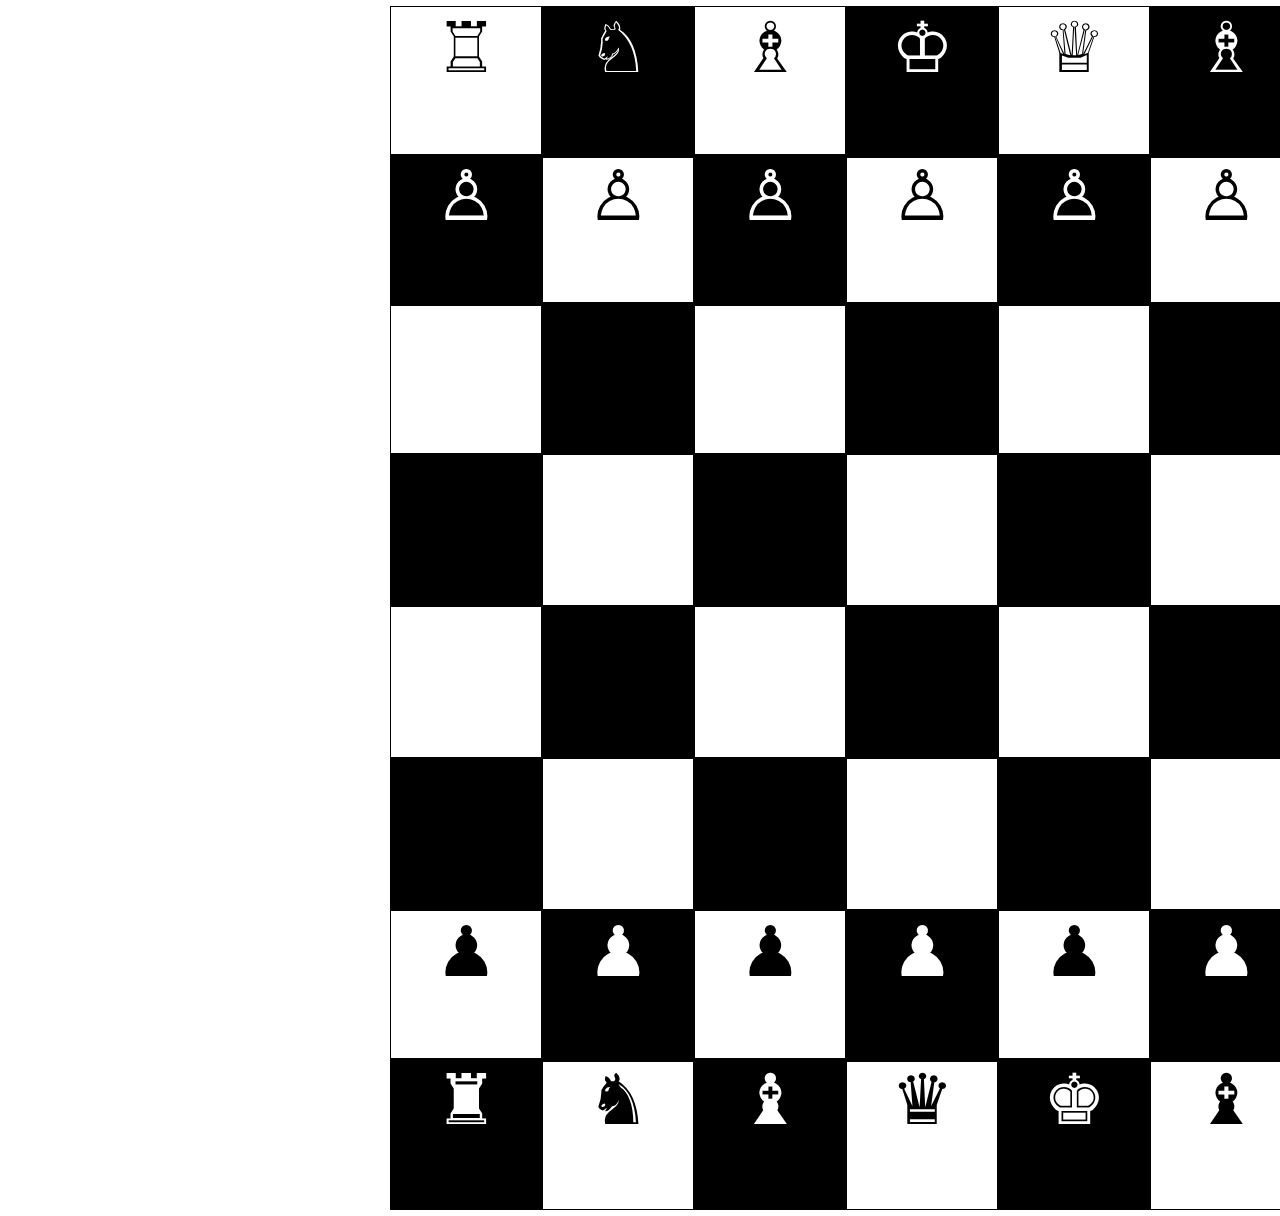
<file: chess board/chess.html>
<!DOCTYPE html>
<html lang="en">
<head>
    <meta charset="UTF-8">
    <meta name="viewport" content="width=device-width, initial-scale=1.0">
    <title>CHESS BOARD</title>
    <style>
        body{
            position: relative;
            left:30%;
    
        }
        .box{
            width: 150px;
            height: 150px;
            border: 1px solid black;
            display: inline-block;
            margin: -2px;
            text-align: center;
            font-size: 70px;

        }
        .box:hover{
            color: aqua;
            transform: scale(1.03);

        }

        .black{
            background-color: black;
            color: white;
        }
    </style>
    
</head>
<body>
    <div>
        <div class="box">&#9814</div>
        <div class="box black">&#9816</div>
        <div class="box">&#9815</div>
        <div class="box black">&#9812</div>
        <div class="box">&#9813</div>
        <div class="box black">&#9815</div>
        <div class="box">&#9816</div>
        <div class="box black">&#9814</div>
    </div>

    <div>
        
        <div class="box black">&#9817</div>
        <div class="box">&#9817</div>
        <div class="box black">&#9817</div>
        <div class="box">&#9817</div>
        <div class="box black">&#9817</div>
        <div class="box">&#9817</div>
        <div class="box black">&#9817</div>
        <div class="box">&#9817</div>
    </div>

    <div>
        <div class="box"></div>
        <div class="box black"></div>
        <div class="box"></div>
        <div class="box black"></div>
        <div class="box"></div>
        <div class="box black"></div>
        <div class="box"></div>
        <div class="box black"></div>
    </div>

    <div>
        
        <div class="box black"></div>
        <div class="box"></div>
        <div class="box black"></div>
        <div class="box"></div>
        <div class="box black"></div>
        <div class="box"></div>
        <div class="box black"></div>
        <div class="box"></div>
    </div>

    <div>
        <div class="box"></div>
        <div class="box black"></div>
        <div class="box"></div>
        <div class="box black"></div>
        <div class="box"></div>
        <div class="box black"></div>
        <div class="box"></div>
        <div class="box black"></div>
    </div>

    <div>
        
        <div class="box black"></div>
        <div class="box"></div>
        <div class="box black"></div>
        <div class="box"></div>
        <div class="box black"></div>
        <div class="box"></div>
        <div class="box black"></div>
        <div class="box"></div>
    </div>

    <div>
        <div class="box">&#9823</div>
        <div class="box black">&#9823</div>
        <div class="box">&#9823</div>
        <div class="box black">&#9823</div>
        <div class="box">&#9823</div>
        <div class="box black">&#9823</div>
        <div class="box">&#9823</div>
        <div class="box black">&#9823</div>
    </div>

    <div>
        
        <div class="box black">&#9820</div>
        <div class="box">&#9822</div>
        <div class="box black">&#9821</div>
        <div class="box">&#9819</div>
        <div class="box black">&#9818</div>
        <div class="box">&#9821</div>
        <div class="box black">&#9822</div>
        <div class="box">&#9820</div>
    </div>


    
</body>
</html>
</file>
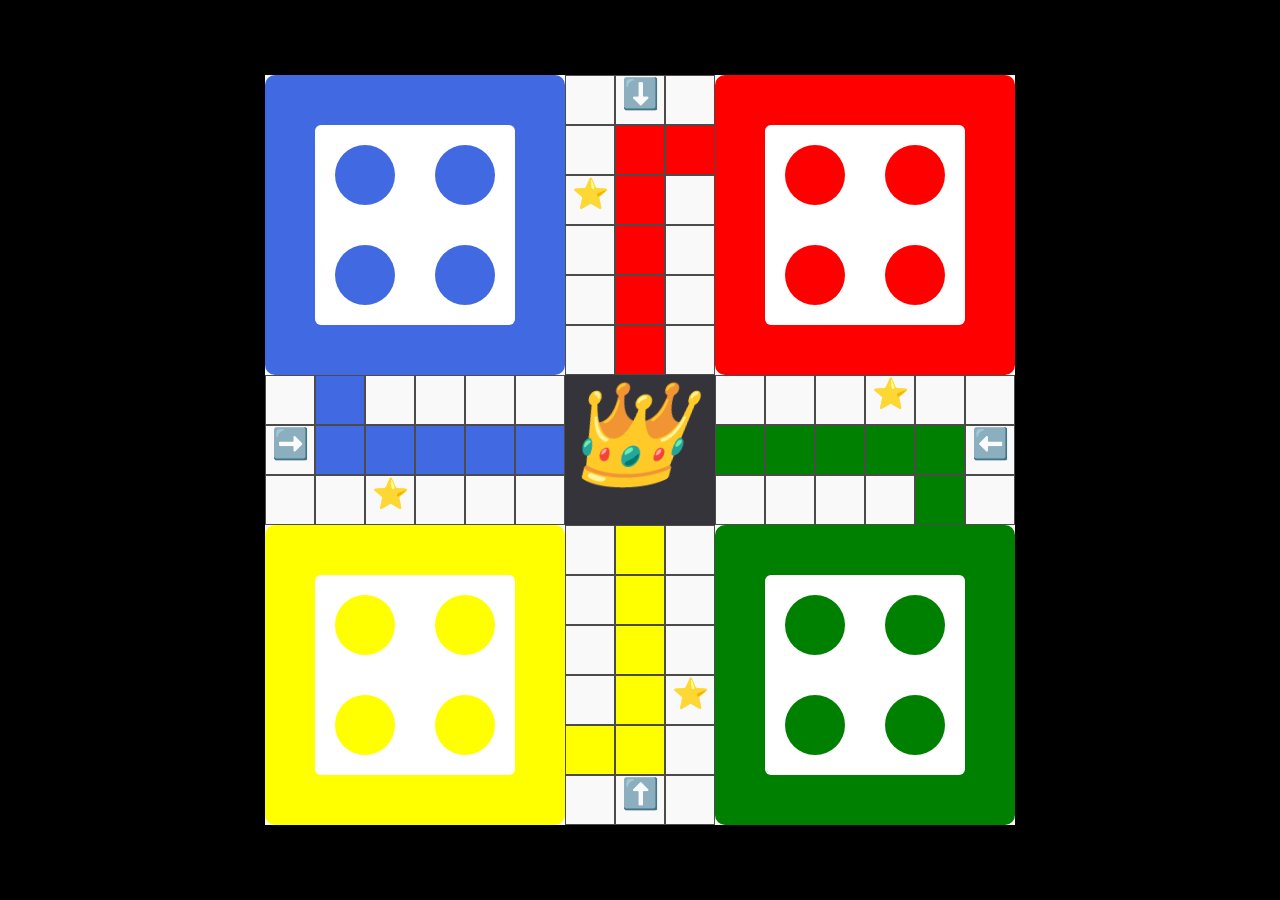
<file: ludo/html.html>
<!DOCTYPE html>
<html lang="en">
<head>
    <meta charset="UTF-8">
    <meta http-equiv="X-UA-Compatible" content="IE=edge">
    <meta name="viewport" content="width=device-width, initial-scale=1.0">
    <title>Ludo game design</title>
    <link rel="stylesheet" href="style.css">
</head>
<body>
    <div class="ludo">
        <div class="blue">
            <div class="box">
                <div class="insidebox blueBackground"></div>
                <div class="insidebox blueBackground"></div>
                <div class="insidebox blueBackground"></div>
                <div class="insidebox blueBackground"></div>
            </div>
        </div>
        
        <div class="squareContainer">
            <div class="left">
                <div class="square "></div>
                <div class="square"></div>
                <div class="square star">⭐</div>
                <div class="square"></div>
                <div class="square"></div>
                <div class="square"></div>
            </div>
            <div class="middle">
                <div class="square arrow-down">⬇️</div>
                <div class="square redBackground"></div>
                <div class="square redBackground"></div>
                <div class="square redBackground"></div>
                <div class="square redBackground"></div>
                <div class="square redBackground"></div>
            </div>
            <div class="right">
                <div class="square"></div>
                <div class="square redBackground"></div>
                <div class="square"></div>
                <div class="square"></div>
                <div class="square"></div>
                <div class="square"></div>
            </div>
            
        </div>

        <div class="red">
            <div class="box">
                <div class="insidebox redBackground"></div>
                <div class="insidebox redBackground"></div>
                <div class="insidebox redBackground"></div>
                <div class="insidebox redBackground"></div>
            </div>
        </div>
        
        <div class="row">
            <div class="Rowleft">
                <div class="row1">
                    <div class="square"></div>
                    <div class="square blueBackground"></div>
                    <div class="square"></div>
                    <div class="square"></div>
                    <div class="square"></div>
                    <div class="square"></div>
                </div>
                <div class="row1">
                    <div class="square arrow-right">➡️</div>
                    <div class="square blueBackground"></div>
                    <div class="square blueBackground"></div>
                    <div class="square blueBackground"></div>
                    <div class="square blueBackground"></div>
                    <div class="square blueBackground"></div>
                </div>
                <div class="row1">
                    <div class="square"></div>
                    <div class="square"></div>
                    <div class="square star">⭐</div>
                    <div class="square"></div>
                    <div class="square"></div>
                    <div class="square"></div>
                </div>
            </div>
            



            <div class="rowright">
                <div class="row1">
                    <div class="square"></div>
                    <div class="square"></div>
                    <div class="square"></div>
                    <div class="square star">⭐</div>
                    <div class="square"></div>
                    <div class="square"></div>
                </div>
                <div class="row1">
                    <div class="square greenBackground"></div>
                    <div class="square greenBackground"></div>
                    <div class="square greenBackground"></div>
                    <div class="square greenBackground"></div>
                    <div class="square greenBackground"></div>
                    <div class="square arrow-left">⬅️</div>
                </div>
                <div class="row1">
                    <div class="square"></div>
                    <div class="square "></div>
                    <div class="square"></div>
                    <div class="square"></div>
                    <div class="square greenBackground"></div>
                    <div class="square"></div>
                </div>
            </div>
        </div>










       <div class="yellow">
            <div class="box">
                <div class="insidebox yellowBackground"></div>
                <div class="insidebox yellowBackground"></div>
                <div class="insidebox yellowBackground"></div>
                <div class="insidebox yellowBackground"></div>
            </div>
        </div>

        <div class="squareContainer">
            <div class="left">
                <div class="square"></div>
                <div class="square"></div>
                <div class="square"></div>
                <div class="square"></div>
                <div class="square yellowBackground"></div>
                <div class="square"></div>
            </div>
            <div class="middle">
                <div class="square yellowBackground"></div>
                <div class="square yellowBackground"></div>
                <div class="square yellowBackground"></div>
                <div class="square yellowBackground"></div>
                <div class="square yellowBackground"></div>
                <div class="square arrow-up">⬆️</div>
            </div>
            <div class="right">
                <div class="square"></div>
                <div class="square "></div>
                <div class="square"></div>
                <div class="square star">⭐</div>
                <div class="square"></div>
                <div class="square"></div>
            </div>
            
        </div>

        <div class="green">
            <div class="box">
                <div class="insidebox greenBackground"></div>
                <div class="insidebox greenBackground"></div>
                <div class="insidebox greenBackground"></div>
                <div class="insidebox greenBackground"></div>
            </div>
        </div>
    </div>


<div class="ludoCenter">
    <i class="crown">👑</i>
</div>
   
</body>
</html>
</file>
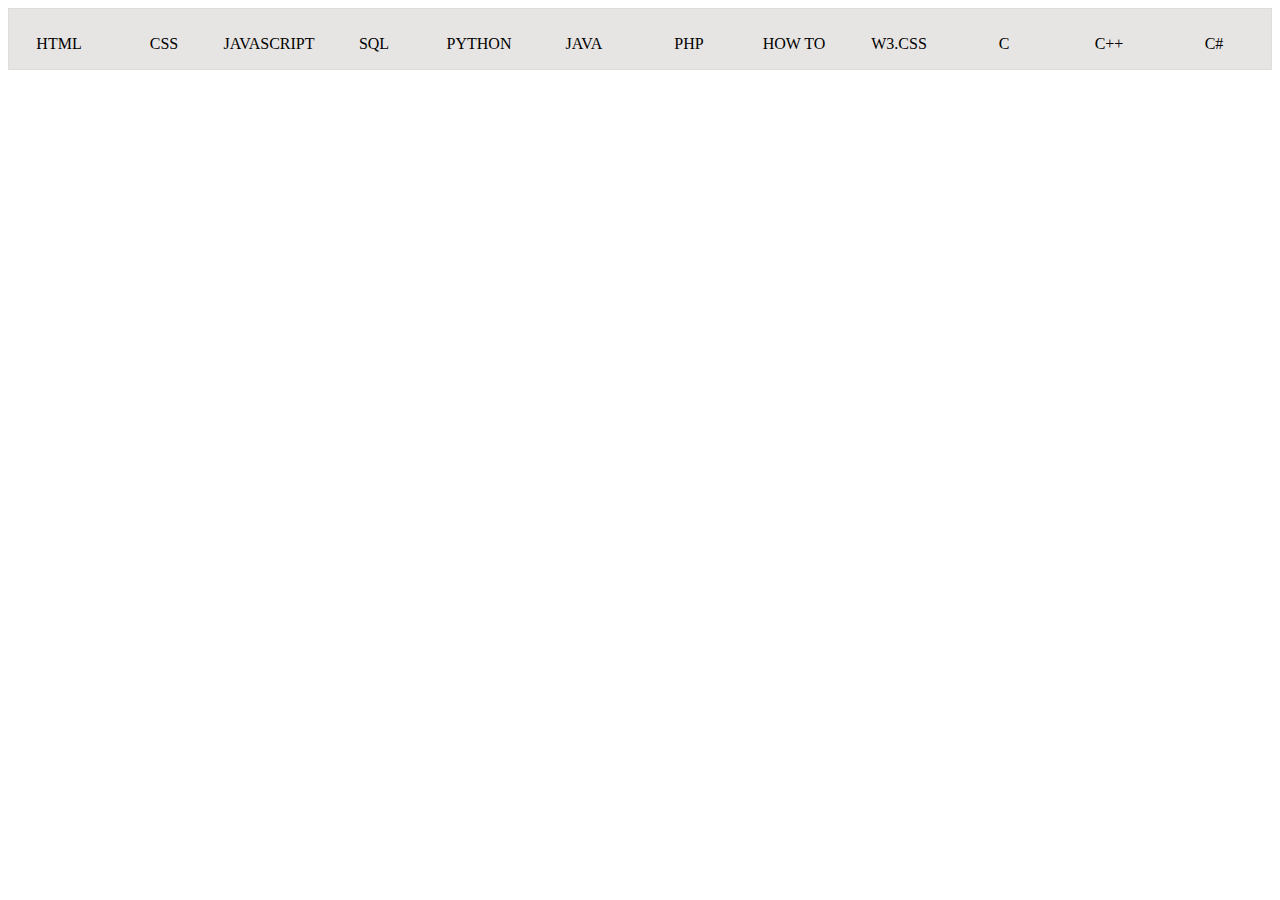
<file: navbar/navbar.html>
<!DOCTYPE html>
<html lang="en">
<head>
    <meta charset="UTF-8">
    <meta name="viewport" content="width=device-width, initial-scale=1.0">
    <title>Document</title>
    <style>
        .scrollbar{
            max-height:100px;
            border: 1px solid #ddd;
            display: flex;
            overflow-x: auto;
            background-color: rgb(231, 229, 227);
        }
        
        .scrollbar::-webkit-scrollbar{
            width: 0;
        }
        .scrollbar:hover{
            background-color: silver;
            
        }
        .ga-nav:hover{
            color: aqua;
            background-color: rgb(202, 25, 208);
            text-shadow: 1px;
        }
        .ga-nav{
            position: relative;
            top: 10px;
            text-decoration: none;
            color: black;
            font-family:;
            
        }
        .scrollbar .ga-nav{
            min-width:100px;
            height:60px;
            line-height:50px;
            text-align: center;
            /* background-color: #c22929; */
            margin-right:5px;
        }
        

    </style>
</head>
<body>
    <div class="scrollbar">
        <a href="https://www.w3schools.com/html/default.asp" class="ga-nav subtopnav_firstitem" title="HTML Tutorial">HTML</a>
        <a href="https://www.w3schools.com/css/default.asp" class="ga-nav" title="CSS Tutorial">CSS</a>
        <a href="https://www.w3schools.com/js/default.asp" class="ga-nav" title="JavaScript Tutorial">JAVASCRIPT</a>
        <a href="https://www.w3schools.com/sql/default.asp" class="ga-nav" title="SQL Tutorial">SQL</a>
        <a href="https://www.w3schools.com/python/default.asp" class="ga-nav" title="Python Tutorial">PYTHON</a>
        <a href="https://www.w3schools.com/java/default.asp" class="ga-nav" title="Java Tutorial">JAVA</a>
        <a href="https://www.w3schools.com/php/default.asp" class="ga-nav" title="PHP Tutorial">PHP</a>
        <a href="https://www.w3schools.com/howto/default.asp" class="ga-nav" title="How to">HOW TO</a>
        <a href="https://www.w3schools.com/w3css/default.asp" class="ga-nav" title="W3.CSS Tutorial">W3.CSS</a>
        <a href="https://www.w3schools.com/c/index.php" class="ga-nav" title="C Tutorial">C</a>
        <a href="https://www.w3schools.com/cpp/default.asp" class="ga-nav" title="C++ Tutorial">C++</a>
        <a href="https://www.w3schools.com/cs/index.php" class="ga-nav" title="C# Tutorial">C#</a>
        <a href="https://www.w3schools.com/bootstrap/bootstrap_ver.asp" class="ga-nav" title="Bootstrap Tutorial">BOOTSTRAP</a>
        <a href="https://www.w3schools.com/react/default.asp" class="ga-nav" title="React Tutorial">REACT</a>
        <a href="https://www.w3schools.com/mysql/default.asp" class="ga-nav" title="MySQL Tutorial">MYSQL</a>
        <a href="https://www.w3schools.com/jquery/default.asp" class="ga-nav" title="JQuery Tutorial">JQUERY</a>
        <a href="https://www.w3schools.com/excel/index.php" class="ga-nav" title="Excel Tutorial">EXCEL</a>
        <a href="https://www.w3schools.com/xml/default.asp" class="ga-nav" title="XML Tutorial">XML</a>
        <a href="https://www.w3schools.com/django/index.php" class="ga-nav" title="Django Tutorial">DJANGO</a>
        <a href="https://www.w3schools.com/python/numpy/default.asp" class="ga-nav" title="NumPy Tutorial">NUMPY</a>
        <a href="https://www.w3schools.com/python/pandas/default.asp" class="ga-nav" title="Pandas Tutorial">PANDAS</a>
        <a href="https://www.w3schools.com/nodejs/default.asp" class="ga-nav" title="Node.js Tutorial">NODEJS</a>
        <a href="https://www.w3schools.com/r/default.asp" class="ga-nav" title="R Tutorial">R</a>
        <a href="https://www.w3schools.com/typescript/index.php" class="ga-nav" title="TypeScript Tutorial">TYPESCRIPT</a>
        <a href="https://www.w3schools.com/angular/default.asp" class="ga-nav" title="Angular.js Tutorial">ANGULAR</a>
        <a href="https://www.w3schools.com/git/default.asp" class="ga-nav" title="Git Tutorial">GIT</a>
        <a href="https://www.w3schools.com/postgresql/index.php" class="ga-nav" title="PostgreSQL Tutorial">POSTGRESQL</a>
        <a href="https://www.w3schools.com/mongodb/index.php" class="ga-nav" title="MongoDB Tutorial">MONGODB</a>
        <a href="https://www.w3schools.com/asp/default.asp" class="ga-nav" title="ASP Tutorial">ASP</a>
        <a href="https://www.w3schools.com/ai/default.asp" class="ga-nav" title="A.I. Tutorial">AI</a>
        <a href="https://www.w3schools.com/go/index.php" class="ga-nav" title="Go Tutorial">GO</a>
        <a href="https://www.w3schools.com/kotlin/index.php" class="ga-nav" title="Kotlin Tutorial">KOTLIN</a>
        <a href="https://www.w3schools.com/sass/default.asp" class="ga-nav" title="Sass Tutorial">SASS</a>
        <a href="https://www.w3schools.com/vue/index.php" class="ga-nav" title="Vue.js Tutorial">VUE</a>
        <a href="https://www.w3schools.com/dsa/index.php" class="ga-nav" title="DSA Tutorial">DSA</a>
        <a href="https://www.w3schools.com/gen_ai/index.php" class="ga-nav" title="Gen A.I. Tutorial">GEN AI</a>
        <a href="https://www.w3schools.com/python/scipy/index.php" class="ga-nav" title="SciPy Tutorial">SCIPY</a>
        <a href="https://www.w3schools.com/aws/index.php" class="ga-nav" title="AWS Tutorial">AWS</a>
        <a href="https://www.w3schools.com/cybersecurity/index.php" class="ga-nav" title="Cyber security Tutorial">CYBERSECURITY</a>
        <a href="https://www.w3schools.com/datascience/default.asp" class="ga-nav" title="Data science Tutorial">DATASCIENCE</a>
    </div>
</body>
</html>
</file>
<file: ludo/style.css>
*{
    padding:0;
    margin:0;
}
body{
    display: flex;
    justify-content: center;
    align-items: center;
    height:100vh;
    background-color: rgb(0, 0, 0);
}
.ludo{
    width: 750px;
    height: 750px;
    display: flex;
    flex-wrap:wrap;
    justify-content:space-between;
    background-color: rgb(249, 249, 249);
    
}

.blue,.red,.yellow,.green{
    width: 300px;
    height: 300px;
    display: flex;
    justify-content: center;
    align-items: center;
    
    
}
/*******color***************/
.blue{
    background-color:royalblue;
    border-radius: 10px;

}
.red{
    background-color:red;
    border-radius: 10px;

}
.yellow{
    background-color:yellow;
    border-radius: 10px;

}
.green{
    background-color:green;
    border-radius: 10px;

}

/**************box inside*****************/
.box{
    background-color: white;
    width: 200px;
    height: 200px;
    display: flex;
    flex-wrap: wrap;
    align-items: center;
    justify-content: center;
    border-radius: 6px;

}
.box .insidebox{
    width: 60px;
    height: 60px;
    margin:20px;
    border-radius:50%;
}


/***********color***************/
.blueFont{
    color: royalblue;

}
.redFont{
    color: red;

}
.yellowFont{
    color: yellow;
}
.greenFont{
    color: green;
}

.blueBackground{
    background-color: royalblue;

}
.redBackground{
    background-color: red;
}
.yellowBackground{
    background-color: yellow;
}
.greenBackground{
    background-color: green;
}








/***********square box****************/
.square{
    width: 48px;
    height: 48px;
    border:1px solid rgb(77, 74, 74);
    
    font-size: 30px;
    text-align: center;
}

.squareContainer{
    display: flex;
}
.row{
    width:750px;
    height:150px;
    display: flex;
    justify-content: space-between;
}
.row1{
    display: flex;
}


/******************ludoCenter***************/
.ludoCenter{
    font-size:100px;
    color:#ffd700;
    position: absolute;
    background-color: rgb(52, 52, 58);
    width: 150px;
    height: 150px;
    display: flex;
    

}
</file>
